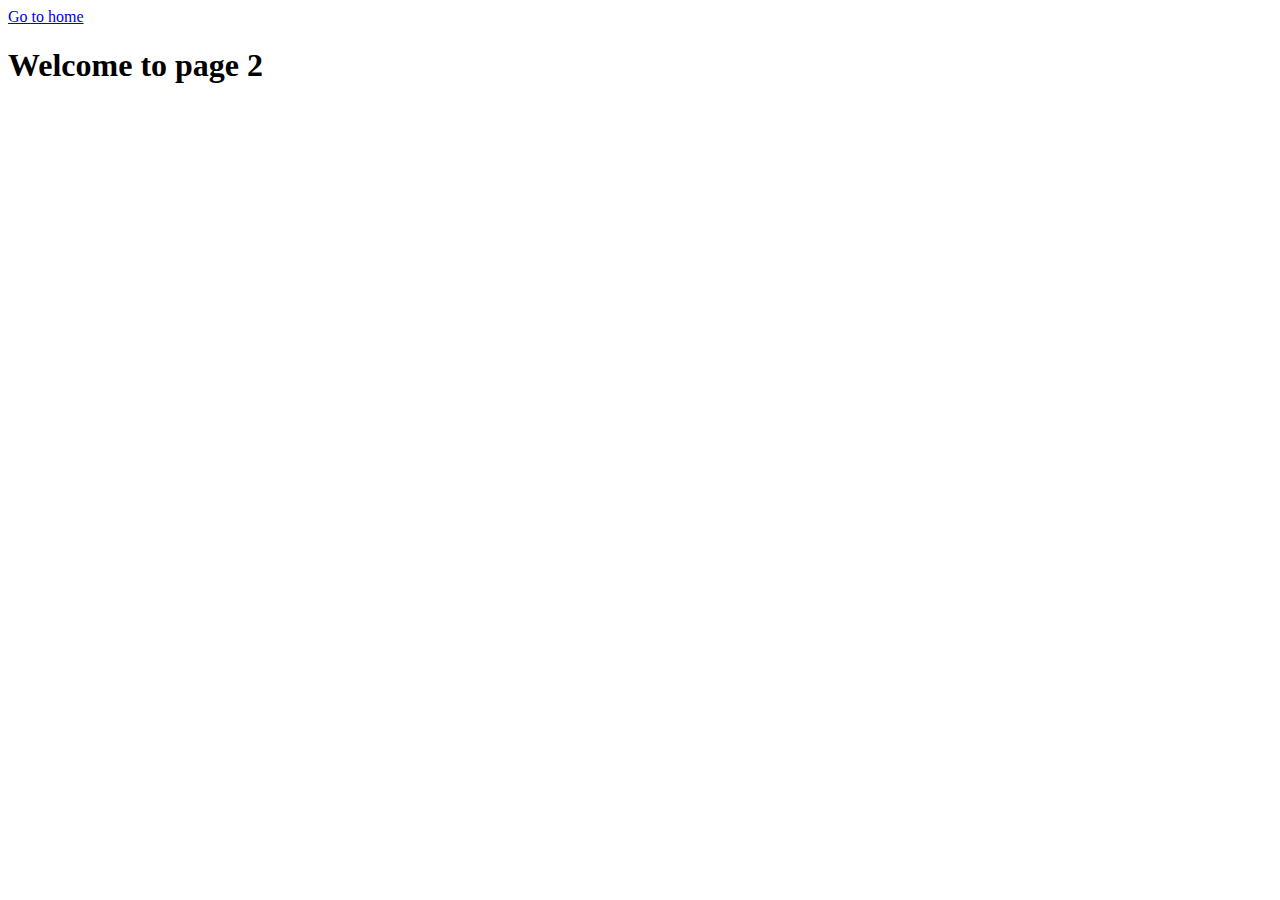
<file: page-2.html>
<!DOCTYPE html>
<html lang="en">
  <head>
    <meta charset="UTF-8" />
    <meta http-equiv="X-UA-Compatible" content="IE=edge" />
    <meta name="viewport" content="width=device-width, initial-scale=1.0" />
    <title>Page 2</title>
  </head>
  <body>
    <section>
      <a href="./index.html">Go to home</a>
      <h1>Welcome to page 2</h1>
    </section>
  </body>
</html>
</file>
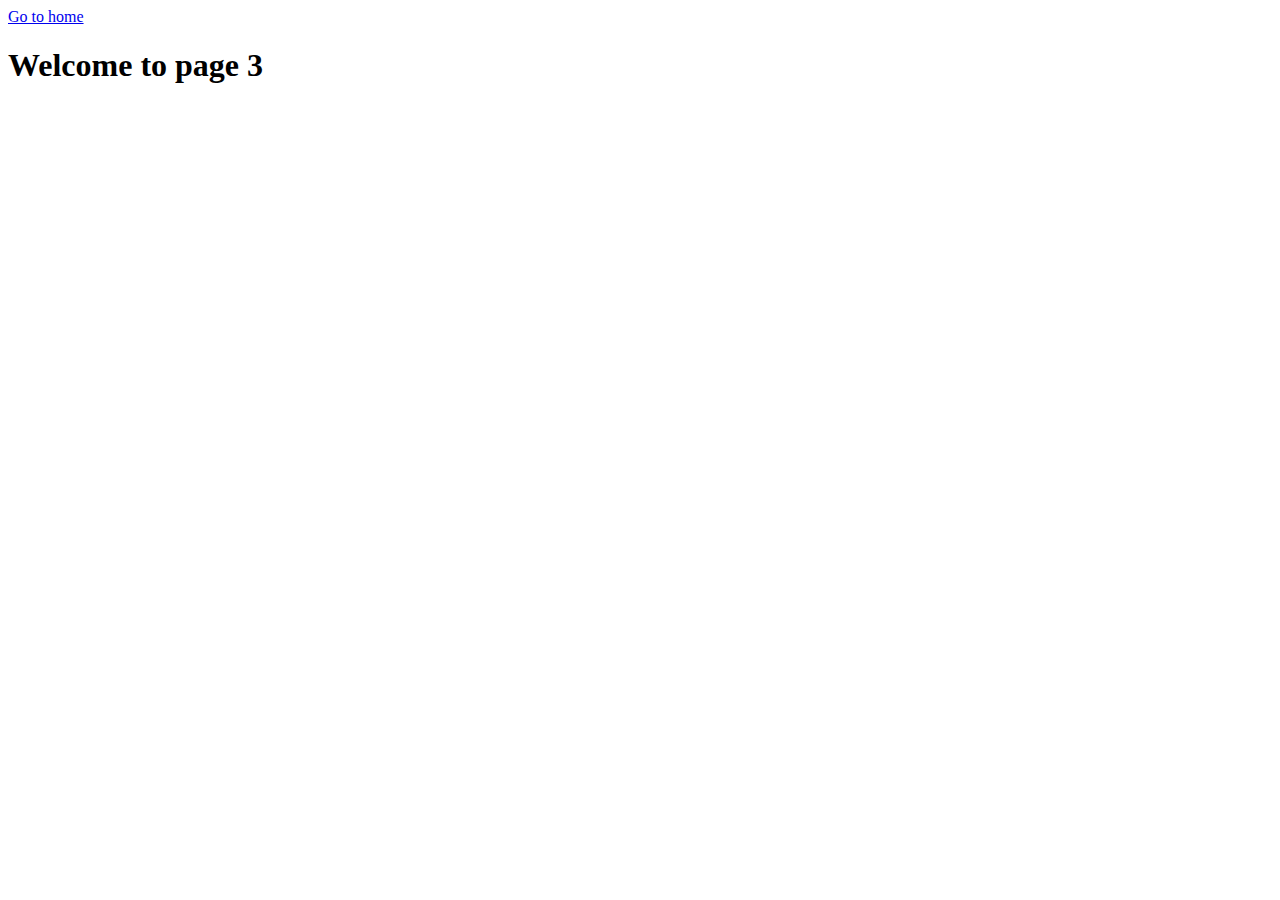
<file: page-3.html>
<!DOCTYPE html>
<html lang="en">
  <head>
    <meta charset="UTF-8" />
    <meta http-equiv="X-UA-Compatible" content="IE=edge" />
    <meta name="viewport" content="width=device-width, initial-scale=1.0" />
    <title>Page 3</title>
  </head>
  <body>
    <section>
      <a href="./index.html">Go to home</a>
      <h1>Welcome to page 3</h1>
    </section>
  </body>
</html>
</file>
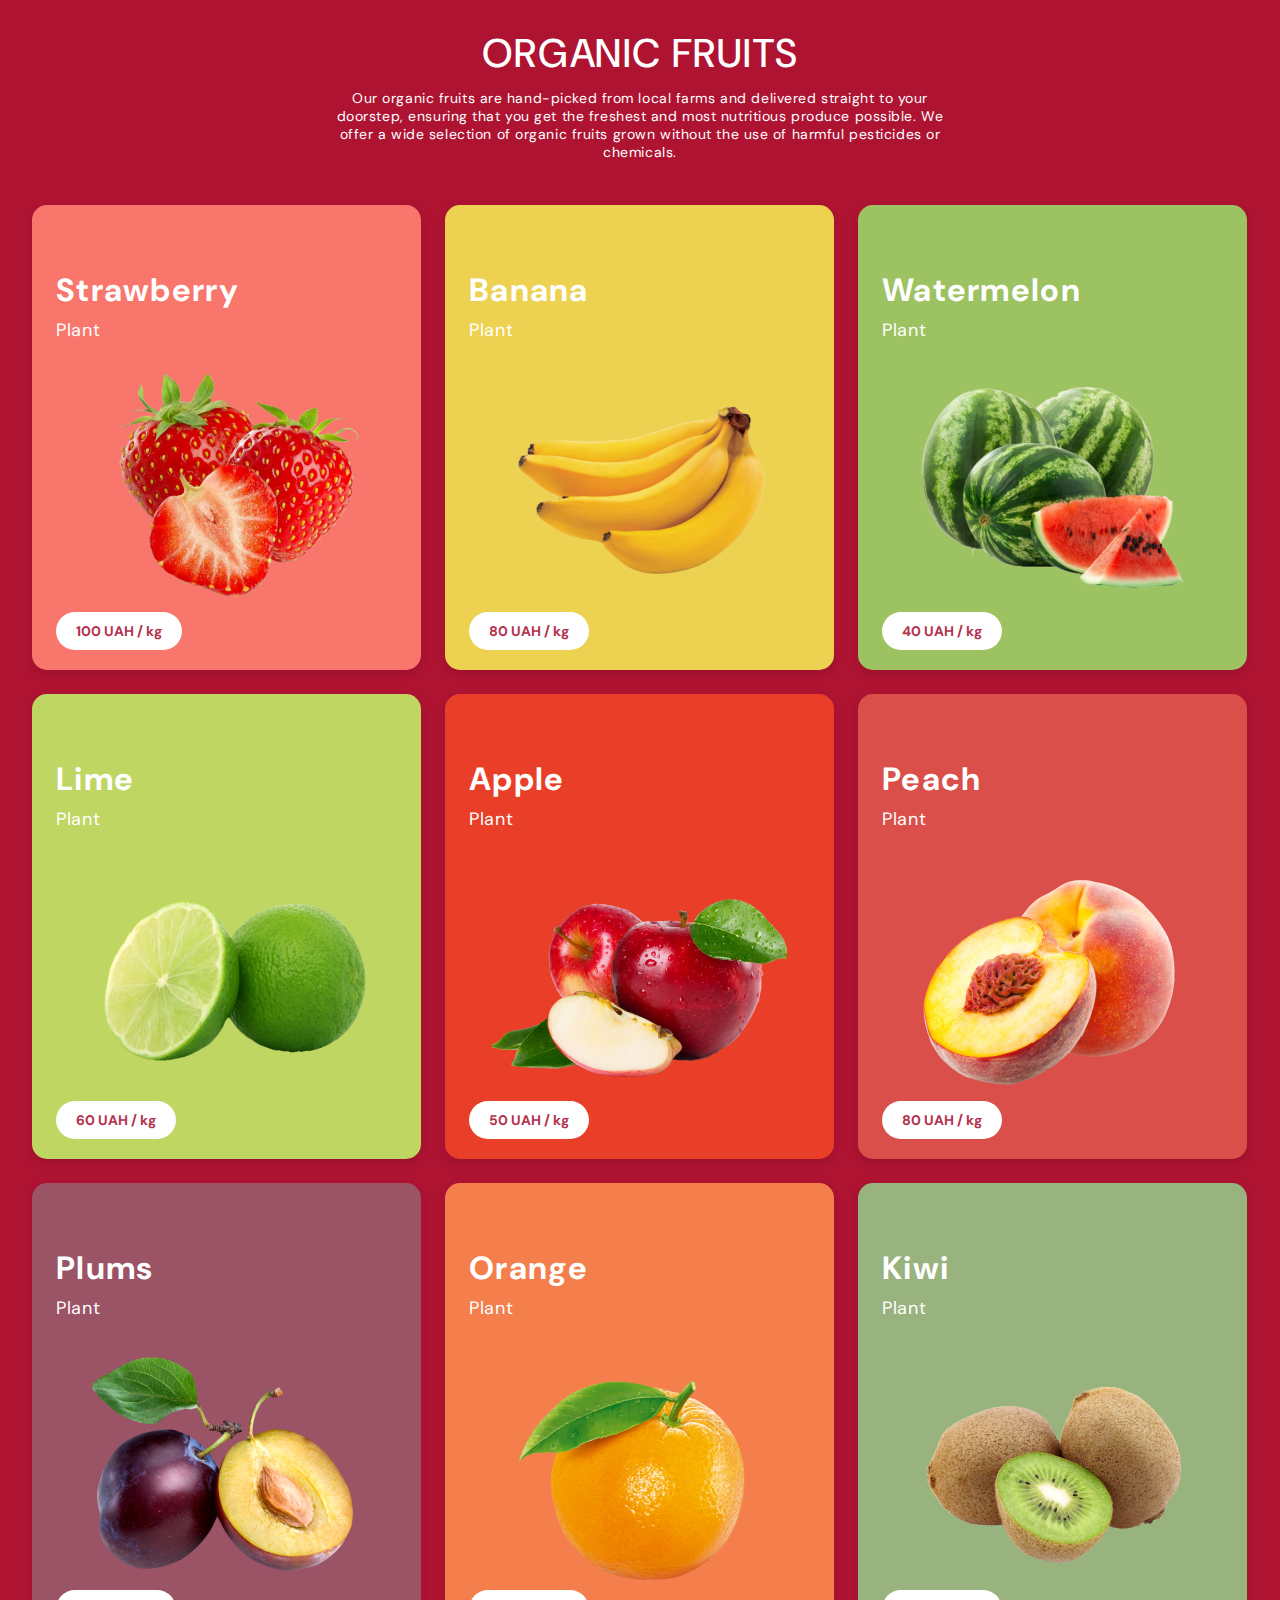
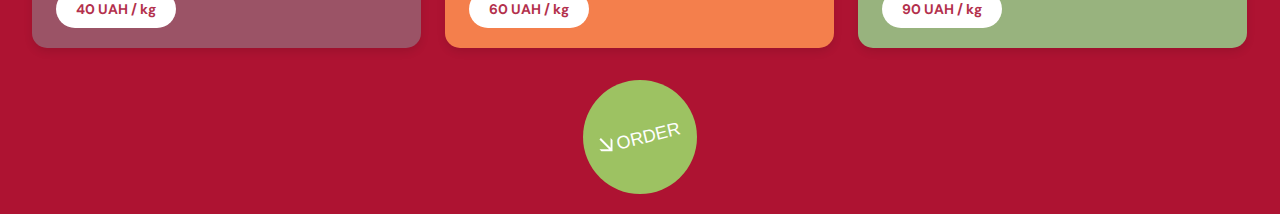
<file: src/partials/fruits.html>
<!DOCTYPE html>
<html lang="en">
  <head>
    <meta charset="UTF-8" />
    <meta name="viewport" content="width=device-width, initial-scale=1.0" />
    <title>Organic Fruits</title>
    <link rel="preconnect" href="https://fonts.googleapis.com" />
    <link rel="preconnect" href="https://fonts.gstatic.com" crossorigin />
    <link
      href="https://fonts.googleapis.com/css2?family=DM+Sans:ital,opsz,wght@0,9..40,100..1000;1,9..40,100..1000&display=swap"
      rel="stylesheet"
    />
    <link rel="stylesheet" href="../css/fruits.css" />
  </head>
  <body>
    <div class="container">
      <div class="box">
        <h1 class="fruits-header">ORGANIC FRUITS</h1>
        <p class="fruits-paragraph">
          Our organic fruits are hand-picked from local farms and delivered
          straight to your doorstep, ensuring that you get the freshest and most
          nutritious produce possible. We offer a wide selection of organic
          fruits grown without the use of harmful pesticides or chemicals.
        </p>
      </div>
      <ul class="grid">
        <li class="card strawberry">
          <h2>Strawberry</h2>
          <p>Plant</p>
          <img
            src="../img/strawberry.png"
            alt="Strawberry"
            width="295"
            height="251"
          />
          <div class="price">100 UAH / kg</div>
        </li>
        <li class="card banana">
          <h2>Banana</h2>
          <p>Plant</p>
          <img src="../img/banana.png" alt="Banana" />
          <div class="price">80 UAH / kg</div>
        </li>
        <li class="card watermelon">
          <h2>Watermelon</h2>
          <p>Plant</p>
          <img src="../img/watermelon.png" alt="Watermelon" />
          <div class="price">40 UAH / kg</div>
        </li>
        <li class="card lime">
          <h2>Lime</h2>
          <p>Plant</p>
          <img src="../img/lime.png" alt="Lime" />
          <div class="price">60 UAH / kg</div>
        </li>
        <li class="card apple">
          <h2>Apple</h2>
          <p>Plant</p>
          <img src="../img/apple.png" alt="Apple" />
          <div class="price">50 UAH / kg</div>
        </li>
        <li class="card peach">
          <h2>Peach</h2>
          <p>Plant</p>
          <img src="../img/peach.png" alt="Peach" />
          <div class="price">80 UAH / kg</div>
        </li>
        <li class="card plums">
          <h2>Plums</h2>
          <p>Plant</p>
          <img src="../img/plums.png" alt="Plums" />
          <div class="price">40 UAH / kg</div>
        </li>
        <li class="card orange">
          <h2>Orange</h2>
          <p>Plant</p>
          <img src="../img/orange.png" alt="Orange" />
          <div class="price">60 UAH / kg</div>
        </li>
        <li class="card kiwi">
          <h2>Kiwi</h2>
          <p>Plant</p>
          <img src="../img/kiwi.png" alt="Kiwi" />
          <div class="price">90 UAH / kg</div>
        </li>
      </ul>
      <button class="order-btn">
        <svg class="arrow" width="14" height="14">
          <use href="../img/icons.svg#icon-order-arrow"></use>
        </svg>
        <span class="order-rotate">ORDER</span>
      </button>
    </div>
  </body>
</html>
</file>
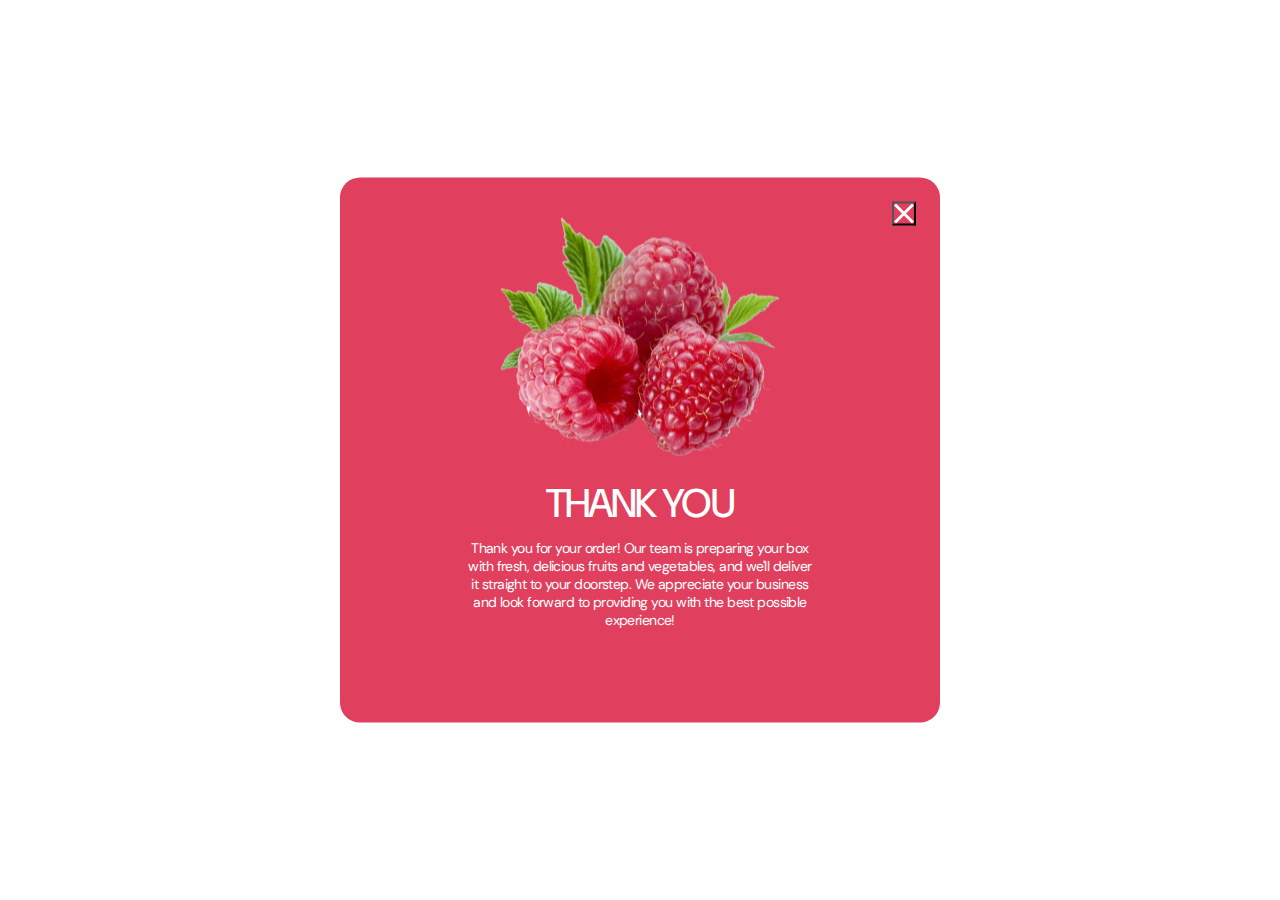
<file: src/partials/thankYouModal.html>
<!DOCTYPE html>
<html lang="en">
  <head>
    <meta charset="UTF-8" />
    <meta name="viewport" content="width=device-width, initial-scale=1.0" />
    <link rel="preconnect" href="https://fonts.googleapis.com" />
    <link rel="preconnect" href="https://fonts.gstatic.com" crossorigin />
    <link
      href="https://fonts.googleapis.com/css2?family=DM+Sans:ital,opsz,wght@0,9..40,100..1000;1,9..40,100..1000&display=swap"
      rel="stylesheet"
    />
    <title>Fresh Harvest Box</title>
    <link rel="stylesheet" href="../css/thankYouModal.css" />
    <link
      rel="stylesheet"
      href="https://cdn.jsdelivr.net/npm/modern-normalize@1.1.0/modern-normalize.min.css"
    />
  </head>
  <body>
    <div class="modal-TY-container is-hidden" data-modal>
      <div class="modal-box">
        <button type="button" class="close-button" data-modal-close>
          <svg class="close-button-icon">
            <use href="../img/icons.svg#icon-x"></use>
          </svg>
        </button>
        <div class="modal-img">
          <picture class="raspberry-photo">
            <source
              media="(max-width: 767px)"
              srcset="
                ../img/raspberry-mobile@1x.png 1x,
                ../img/raspberry-mobile@2x.png 2x
              "
            />
            <source
              media="(min-width: 768px)"
              srcset="../img/raspberry@1x.png 1x, ../img/raspberry@2x.png 2x"
              height="239"
              width="278"
            />

            <img
              src="../img/raspberry-mobile@1x.png"
              alt="Raspberries"
              height="176"
              width="207"
            />
          </picture>
        </div>
        <h2 class="modal-header">THANK YOU</h2>
        <p class="modal-paragraph">
          Thank you for your order! Our team is preparing your box with fresh,
          delicious fruits and vegetables, and we'll deliver it straight to your
          doorstep. We appreciate your business and look forward to providing
          you with the best possible experience!
        </p>
      </div>
    </div>
    <script src="/src/main.js"></script>
  </body>
</html>
</file>
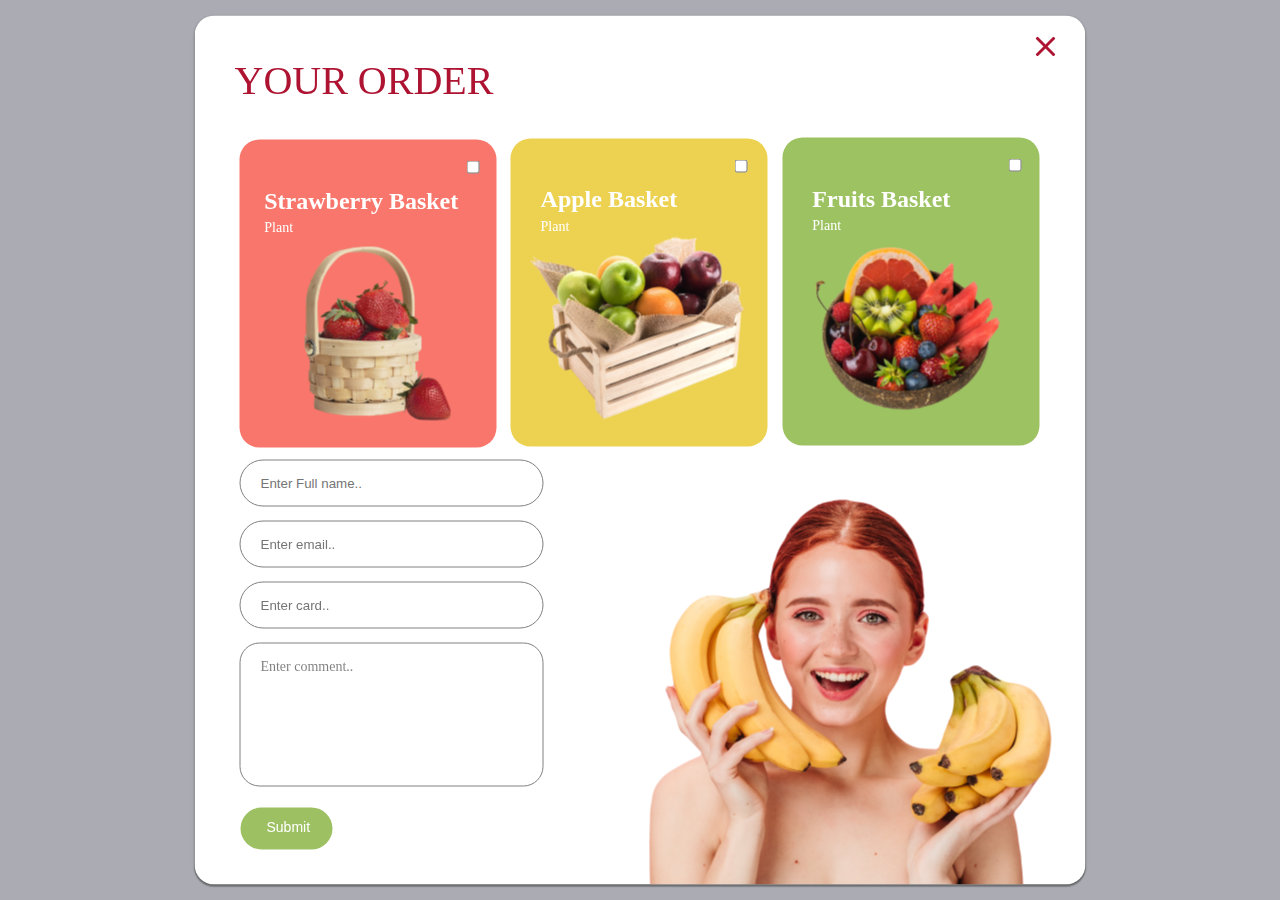
<file: src/partials/YourOrderModal.html>
<!DOCTYPE html>
<html lang="en">
<head>
    <meta charset="UTF-8">
    <meta name="viewport" content="width=device-width, initial-scale=1.0">
    <title>Your Order Modal</title>
    <link rel="stylesheet" href="../css/YourOrder.css">
    <link rel="preconnect" href="https://fonts.googleapis.com">
<link rel="preconnect" href="https://fonts.gstatic.com" crossorigin>
<link href="https://fonts.googleapis.com/css2?family=DM+Sans:ital,opsz,wght@0,9..40,100..1000;1,9..40,100..1000&display=swap" rel="stylesheet">
</head>
<body>
  <svg aria-hidden="true"  style="position: absolute; width: 0; height: 0; overflow: hidden;" version="1.1" xmlns="http://www.w3.org/2000/svg" xmlns:xlink="http://www.w3.org/1999/xlink">
    <defs>
    <symbol id="icon-x-sign" viewBox="0 0 32 32">
    <path d="M32 3.223l-3.223-3.223-12.777 12.777-12.777-12.777-3.223 3.223 12.777 12.777-12.777 12.777 3.223 3.223 12.777-12.777 12.777 12.777 3.223-3.223-12.777-12.777 12.777-12.777z"></path>
    </symbol>
    </defs>
    </svg>
<div id="Modal" class="modal" data-window-modal> 
<div id="modal" class="modal-btn-title">
<button type="button" id="close-btn" class="modal-close-btn" data-modal-closed><a class="close-button"><svg width="20" height="20"><use a href="../public/YourOrder.svg#icon-x-sign"></use></svg></a></button>
 <h2 class="your-order">YOUR ORDER</h2>
<div  class="modal-content">
    <label>
        <input class="modal-input" type="checkbox" name="fruits" value="strawberry">
        <h4 class="strawberry-title">Strawberry Basket</h4>
        <p class="p-modal">Plant</p>
        <img class="photo-strawberry" srcset="../img/koszyk-z-truskawkami.png 1x,
        ../img/koszyk-z-truskawkami@2.png 2x" src="../img/koszyk-z-truskawkami.png" alt="strawberries" width="88px" height="95px">
    </label></div>
    <div class="modal-content-dos">
    <label>
        <input class="modal-input-dos" type="checkbox" name="fruits" value="apples">
        <h4 class="apple-title">Apple Basket</h4>
        <p class="p-modal-dos">Plant</p>
        <img class="photo-apples" srcset="../img/skrzynka.png 1x,
        ../img/skrzynka@2.png 2x" src="../img/skrzynka.png" alt="apples" width="106px" height="95px">
    </label></div>
    <div class="modal-content-tres">
    <label>
        <input class="modal-input-tres" type="checkbox" name="fruits" value="fruits">
        <h4 class="fruits-title">Fruits Basket</h4>
        <p class="p-modal-tres">Plant</p>
        <img class="photo-fruits" srcset="../img/owoce.png 1x,
        ../img/owoce@2.png 2x" src="../img/owoce.png" alt="fruits" width="107px" height="95px">
    </label></div>
<div class="modal-form-uno">
  <form>
    <label class="label-modal">
        <input class="name" type="text" id="name" name="name" placeholder="Enter Full name.." required pattern="[A-Za-z\s]+" title="Name should only contain letters and spaces."/>
        <input class="email" type="text" id="email" name="email" placeholder="Enter email.."  required title="Please enter a valid email address."/>
        <input class="card" type="text" id="card" name="card" placeholder="Enter card.." required pattern="\d{10}" title="Card should contain only numbers."/>
        <label class="comment-text">Enter comment..</label>
        <input class="comment" type="text" id="comment" name="comment"/>
      </label>
<div class="btn-submit">
    <button class="btnsubmit"><a class="submit-modal" href="#">Submit</a></button>
   
</div>
<script src="../public/yourorder.js"></script>
</form>
</div>
</div>
</div>
</body>
</html>
</file>
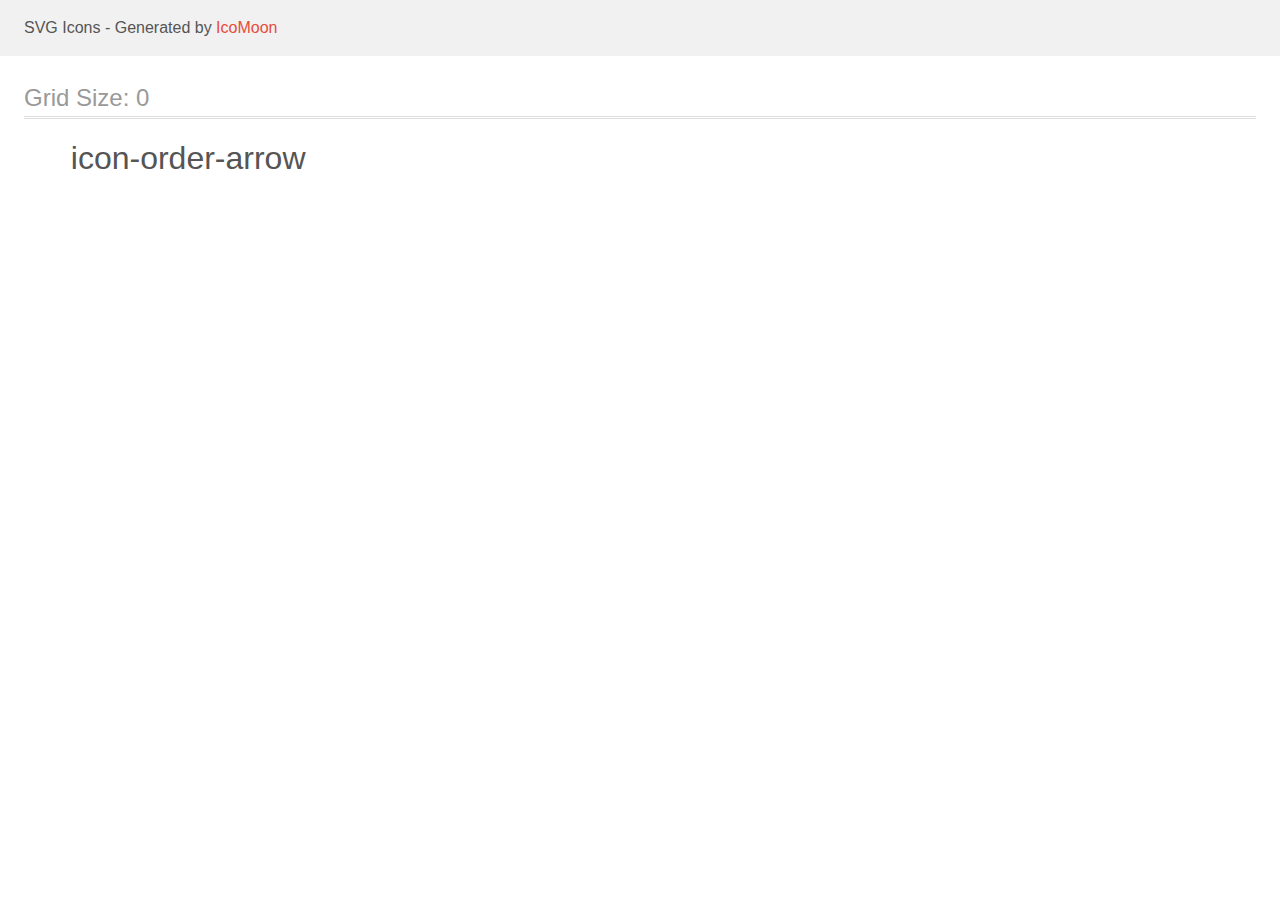
<file: src/img/icons/demo.html>
<!doctype html>
<html>
<head>
    <title>IcoMoon - SVG Icons</title>
    <meta charset="utf-8">
    <meta name="viewport" content="width=device-width, initial-scale=1">
    <link rel="stylesheet" href="demo-files/demo.css">
    <link rel="stylesheet" href="style.css">
</head>
<body>
<svg aria-hidden="true" style="position: absolute; width: 0; height: 0; overflow: hidden;" version="1.1" xmlns="http://www.w3.org/2000/svg" xmlns:xlink="http://www.w3.org/1999/xlink">
<defs>
<symbol id="icon-order-arrow" viewBox="0 0 30 32">
<path fill="#fff" style="fill: var(--color1, #fff)" d="M29.867 4.588l-4.425-4.425v22.123l-22.123-22.123-3.319 3.319 22.124 22.123h-22.124l4.425 4.425h25.442v-25.442z"></path>
</symbol>
</defs>
</svg>

<header class="bgc1 clearfix">
<div class="mhl">
    <p>SVG Icons - Generated by <a href="https://icomoon.io/app">IcoMoon</a></p>
</div>
</header>
    <div class="clearfix mhl ptl">
        <h1 class="mvm mtn fgc1">Grid Size: 0</h1>
        <div class="glyph fs1">
            <div class="clearfix pbs">
                <svg class="icon icon-order-arrow"><use xlink:href="#icon-order-arrow"></use></svg><span class="name"> icon-order-arrow</span>
            </div>
        </div>
  </div>
<script defer src="svgxuse.js"></script>
</body>
</html>
</file>
<file: src/css/fruits.css>
ul {
    list-style-type: none;
    padding: 0;
    margin: 0;
}

body {
    font-family: "DM Sans", sans-serif;
    background-color: #ffffff;
    margin: 0;
    padding: 0;
}

.fruits-header {
    color: #ffffff;
    font-size: 40px;
    font-weight: 500;
    letter-spacing: 0.04em;
}

.box {
    display: flex;
    flex-direction: column;
    align-items: center;
    width: 100%;
    padding-bottom: 44px;
}

.fruits-paragraph {
    color: #ffffff;
    font-size: 14px;
    font-weight: 400;
    letter-spacing: 0.04em;
    max-width: 624px;
    text-align: center;
    margin: 0 auto;
}

.container {
    text-align: center;
    background-color: #AE1332;
    color: white;
    padding-bottom: 20px;
    box-sizing: border-box;
    max-width: 1280px;
}

h1 {
    margin-bottom: 10px;
    font-size: 36px;
    font-weight: bold;
}

p {
    margin: 0 20px 30px 20px;
}

.grid {
    display: flex;
    flex-wrap: wrap;
    gap: 24px;
    padding: 0 32px;
    box-sizing: border-box;
}

.card {
    background-color: #ffffff;
    border-radius: 15px;
    box-shadow: 0 4px 8px rgba(0, 0, 0, 0.1);
    transition: transform 0.2s;
    flex: 1 1 calc(33.333% - 24px);
    height: 465px;
    max-width: 389px;
    box-sizing: border-box;
    position: relative;
}

.card:hover {
    transform: translateY(-5px);
}

.card h2,
.card p {
    color: #ffffff;
    font-family: "DM Sans", sans-serif;
    font-style: normal;
    padding-left: 24px;
    text-align: left;
}

.card h2 {
    font-size: 32px;
    font-weight: 700;
    letter-spacing: 0.04em;
    padding-top: 64px;
    margin: 0;
}

.card p {
    font-size: 18px;
    font-weight: 400;
    letter-spacing: 0.04em;
    padding-top: 7px;
    margin: 0;
}

.card img {
    width: 295px;
    height: 251px;
    margin: 24px auto;
    display: block;
}

.price {
    font-weight: bold;
    background-color: #ffffff;
    color: #b3304c;
    padding: 10px 20px;
    border-radius: 25px;
    display: inline-block;
    font-size: 14px;
    position: absolute;
    bottom: 20px;
    left: 24px;
}

.strawberry {
    background-color: #f8766b;
}

.banana {
    background-color: #edd251;
}

.watermelon {
    background-color: #9dc262;
}

.lime {
    background-color: #bfd663;
}

.apple {
    background-color: #e93f29;
}

.peach {
    background-color: #db4f4b;
}

.plums {
    background-color: #9b5366;
}

.orange {
    background-color: #f47f4c;
}

.kiwi {
    background-color: #98b37e;
}

.order-btn {
    background-color: #9dc262;
    border-radius: 100%;
    height: 114px;
    width: 114px;
    border: none;
    margin-top: 32px;
    color: #ffffff;
    transition: background-color 250ms cubic-bezier(0.4, 0, 0.2, 1);
    transition: color 250ms cubic-bezier(0.4, 0, 0.2, 1);
}

.order-rotate {
    display: inline-block;
    transform: rotate(-14deg);
    font-weight: 400;
    font-size: 18px;
}

.arrow {
    fill: #ffffff;
    transition: fill 250ms cubic-bezier(0.4, 0, 0.2, 1);
    position: relative;
    top: 10px;
}

.order-btn:hover {
    background-color: #fff;
    color: #9dc262;
}

.order-btn:hover .arrow {
    fill: #9dc262;
}

/* Media queries */

@media (min-width:768px) and (max-width:1024px) {
    .container{
        max-width: 1024px;
    }
    .card {
        flex: 1 1 calc(50% - 24px);
        max-width: 344px;
    }

    .card:nth-last-child(1) {
        display: none;
    }
}

@media (min-width: 375px) and (max-width: 768px) {
    .card {
        flex: 1 1 100%;
        max-width: 335px;
    }

    .card:nth-last-child(1),
    .card:nth-last-child(2),
    .card:nth-last-child(3) {
        display: none;
    }
}
</file>
<file: src/css/thankYouModal.css>
*,
*::before,
*::after {
  box-sizing: border-box;
  margin: 0;
  padding: 0;
}

.modal-TY-container {
  position: fixed;
  top: 0;
  left: 0;
  width: 100%;
  height: 100%;
}

.modal-box {
  position: absolute;
  top: 50%;
  left: 50%;
  transform: translate(-50%, -50%) scale(1);
  border-radius: 20px;
  width: 335px;
  height: 426px;
  background: #e03f5e;
  font-family: 'DM Sans', sans-serif;
}

.modal-img {
  padding-top: 40px;
  display: flex;
  justify-content: center;
  padding-bottom: 20px;
}

.modal-header {
  font-weight: 500;
  font-size: 28px;
  line-height: 1;
  letter-spacing: -0.04em;
  text-transform: uppercase;
  color: #fff;
  text-shadow: 0 4px 70px 0 rgba(0, 0, 0, 0.1);
  text-align: center;
  margin: 0 0 14px 0;
}

.modal-paragraph {
  font-weight: 400;
  font-size: 14px;
  line-height: 1.28571;
  letter-spacing: -0.04em;
  text-align: center;
  color: #fff;
  text-shadow: 0 4px 70px 0 rgba(0, 0, 0, 0.1);
  padding-left: 20px;
  padding-right: 20px;
  width: 295px;
  margin: 0 auto;
}

.close-button {
  position: absolute;
  top: 24px;
  right: 24px;
  width: 24px;
  height: 24px;
  flex-shrink: 0;
  display: flex;
  align-items: center;
  justify-content: center;
  padding: 0;
  cursor: pointer;
  background: none;
}

.close-button-icon {
  fill: #ffffff;
}

@media screen and (min-width: 768px) {
  .modal-box {
    width: 600px;
    height: 545px;
  }

  .modal-header {
    font-size: 40px;
    line-height: 1.1;
  }

  .modal-paragraph {
    width: 391px;
    margin: 0 auto;
  }
}
</file>
<file: src/css/YourOrder.css>
// <uniquifier>: Use a unique and descriptive class name
// <weight>: Use a value from 100 to 1000

.dm-sans-<uniquifier> {
  font-family: "DM Sans", sans-serif;
  font-optical-sizing: auto;
  font-weight: <weight>;
  font-style: normal;
}

@media screen and (min-width:375px)
{
.modal-content{
    position: relative;
  }
  .container {
    width: 100%;
    max-width: 767px;
    margin: 0 auto;
    padding: 0 15px;
}
.modal{
   position: fixed;
   top: 0;
   left: 0; 
   width: 100%;
   height: 100%;
   background-color: rgba(46, 47, 66, 0.4);
   transition: opacity 250ms cubic-bezier(0.4, 0, 0.2, 1), visibility 250ms cubic-bezier(0.4, 0, 0.2, 1); 
}
.modal-btn-title{
   position: absolute;
   top: 50%; 
   left: 50%; 
   transform: translate(-50%, -50%); 
   width: 335px; 
   max-height: 907px;
   box-shadow:0px 1px 1px rgba(0, 0, 0, 0.14), 0px 1px 3px rgba(0, 0, 0, 0.12), 0px 2px 1px rgba(0, 0, 0, 0.2);; 
   background: #FFFF; 
   border-radius: 20px; 
   transition: transform 250ms cubic-bezier(0.4, 0, 0.2, 1);
   padding-top: 69px;
   padding-bottom: 30px;
}
.modal-close-btn{
   position: absolute; 
    top: 28px; 
    right: 24px; 
    background-color: #FFFF;
    border: none;
    cursor: pointer;
    color:#AE1332
}
  .your-order{
   position: absolute; 
   top: 2px; 
   bottom: 30px;
   left:17px;
    color:#AE1332;
    font-family: "DM Sans" sans-serif;
    font-size: 28px;
    font-weight: 500;
    line-height: 28px;
    letter-spacing: -4%;
    
  }
  .comment-text{
   position: absolute;
   top:77%;
   left:9%;
   font-size: 14px;
   font-family: "DM Sans" sans-serif;
   font-weight: 400;
   color: #000000;
   opacity: 50%;
  }
  .modal-content{
display: flex;
background-color: #F8766B;
width: 295px;
height:119px;
border-radius: 20px;
margin-top: 2%;
margin-left: 5%;
gap:12px;
  }
  .modal-input{
    position: relative;
    left:180%;
   top:9%
  }
  .strawberry-title{
    font-family: "DM Sans" sans-serif;
    position: relative;
    bottom: 20%;
    left:13%;
    font-size: 18px;
    line-height: 24px;
    font-weight: 700;
    letter-spacing: -4%;
    color:#FFFF;
  }
  .p-modal{
    font-family: "DM Sans" sans-serif;
    position: relative;
    bottom:40%;
    left:13%;
    color: #FFFF;
  }
 .photo-strawberry{
    position: relative;
    left:122%;
    bottom:96%;
 }
 .modal-content-dos{
    display: flex;
    background-color:#EDD251;
    margin-top: 12px;
    width: 295px;
    height:119px;
    border-radius: 20px;
    margin-left: 5%;
    gap:12px
 }
 .modal-input-dos{
    position: relative;
    left:244%;
   top:9%
 }
 .apple-title{
    font-family: "DM Sans" sans-serif;
    position: relative;
    bottom: 20%;
    left:13%;
    font-size: 18px;
    line-height: 24px;
    font-weight: 700;
    letter-spacing: -4%;
    color:#FFFF;
 }
 .p-modal-dos{
    font-family: "DM Sans" sans-serif;
    position: relative;
    bottom:39%;
    left:13%;
    color: #FFFF;
 }
.photo-apples{
    position: relative;
    left:150%;
    bottom:96%;
}
 .modal-content-tres{
    display: flex;
    background-color:#9DC262;
    margin-top: 12px;
    width: 295px;
    height:119px;
    border-radius: 20px;
    margin-left: 5%;
    gap:12px
 }
 .modal-input-tres{
    position: relative;
    left:244%;
   top:9%
 }
 .fruits-title{
    font-family: "DM Sans" sans-serif;
    position: relative;
    bottom: 20%;
    left:13%;
    font-size: 18px;
    line-height: 24px;
    font-weight: 700;
    letter-spacing: -4%;
    color:#FFFF;
 }
 .p-modal-tres{
    font-family: "DM Sans" sans-serif;
    position: relative;
    bottom:39%;
    left:13%;
    color: #FFFF;
 }
 .photo-fruits{
    position: relative;
    left:150%;
    bottom:96%;
 }
 .label-modal{
    display: flex;
    flex-direction: column;
    margin-top: 30px;
    margin-left: 12px;
    gap:14px;
 }
 .name{
    width: 277px;
    height: 43px;
border-radius: 100px;
border: 1px solid grey;
margin-right: 50px;
padding-left: 20px;
 }
 .email{
   width: 277px;
    height: 43px;
border-radius: 100px;
border: 1px solid grey;
padding-left: 20px;
 }
 .card{
   width: 277px;
    height: 43px;
border-radius: 100px;
border: 1px solid grey;
padding-left: 20px;
 }
 .comment{
   width: 277px;
    height: 43px;
border-radius: 20px;
height: calc(1.5em * 7);
border: 1px solid grey;
padding-left: 20px;
 }
 .btnsubmit{
    display: flex;
    margin-left:13px;
    margin-top: 10px;
    width:92px;
    height:42px;
    border-radius: 100px;
    gap:15px;
background-color: #9DC162;
border: none;
 }
 .submit-modal{
    font-family: "DM Sans" sans-serif;
    display: flex;
    justify-content: center;
    align-items: center;
    margin-left: 20px;
    margin-bottom: 5%;
    text-decoration: none;
    color: #FFFF;
    font-size: 14px;
    line-height: 18px;
    font-weight: 400;
    letter-spacing: -4%;
 }
.women-with-banana{
   display:none;
}
}
@media  screen and (min-width:768px) {
   .container {
      max-width: 1279px;
  }
  .modal-btn-title{
   width: 704px; 
   max-height: 1000px;
   background-image: url(../img/kobieta-banany.png);
   background-repeat: no-repeat;
   background-position:175% 100%;
}
.modal-close-btn{
   top:20px
}
.your-order{
   top:35px;
   left: 40px;
}
.modal-content{
   margin-top: 7%;
   width: 200px;
   height:250px;
}
.strawberry-title{
   left:13%;
   top:-1%;
   font-size:18px
}
.p-modal{
   top:-9%;
}
.modal-input{
   left:115%;
   top:6%;
}
.photo-strawberry{
   top:-13%;
   left:20%;
   width: 133px;
   height: 148px;
}
.modal-content-dos{
 margin-left: 35%;
 margin-top: -35.3%;
   width: 200px;
   height:250px;
}
.comment-text{
   top:73%;
   left:7.4%
}
.apple-title{
   left:13%;
   top:-1%;
   font-size:18px
}
.p-modal-dos{
   top:-9%;
}
.modal-input-dos{
   left:96%;
   top:6%;
}
.photo-apples{
   top:-17%;
   left:7%;
   width: 172px;
   height: 148px; 
}
.modal-content-tres{
   margin-left: 65%;
   margin-top: -35.3%;
   width: 200px;
   height:250px;
}
.modal-input-tres{
   left:97%;
   top:6%;
}
.photo-fruits{
   top:-15%;
   left:7%;
   width: 172px;
   height: 148px; 
}
.p-modal-tres{
   top:-9%;
}
.fruits-title{
   left:13%;
   top:-1%;
   font-size:18px
}
.label-modal{
margin-left: 35px;
margin-top:2%;
width: 230px;

}
.name{
   width: 280px;
}
.name:placeholder-shown{
   padding-left: 20px;
}
.card{
   width: 280px;
}
.card:placeholder-shown{
   padding-left: 20px;
}
.email{
   width:280px;
}
.email:placeholder-shown{
   padding-left: 20px;
}
.comment{
   width:280px;
}
.comment:placeholder-shown{
   padding-left: 20px;
   
}
.btnsubmit{
   margin-top: 20px;
   margin-left: 33px;
}
}
@media  screen and (min-width: 1280px){
.modal-btn-title{
   width:891px;
   height:740px;
padding-bottom: 60px;
background-position:100% 100%;
}
.container{
   min-width: 1280px; 
}
.modal-content{
   width: 257px;
   height: 308px;
   top:-1%;
}
.comment-text{
   top:74%
}
.your-order{
   font-size: 40px;
   top:2%
}
.close-button{
 color:#AE1332;
}
.strawberry-title{
   font-size: 24px;
}
.p-modal{
   font-size: 14px;
}
.photo-strawberry{
   width: 173px;
   height: 196px;
}
 .modal-content-dos{
   position: relative;
   width: 257px;
   height: 308px;
   top:-0.3%;
   left:0.5%
 } 
 .apple-title{
   font-size: 24px;
 } 
 .p-modal-dos{
   font-size: 14px;
 }
 .photo-apples{
   width: 229px;
   height: 196px;
 }
 .modal-content-tres{
   position: relative;
   width: 257px;
   height: 308px;
   top: 0.5%;
   left:1%;
 }
 .fruits-title{
   font-size: 24px;
 }
 .p-modal-tres{
   font-size: 14px;
 }
 .photo-fruits{
   width: 229px;
   height: 196px;
 }
 .label-modal{
   margin-left:45px ;
  width:420px;
 }
 .name:placeholder-shown{
   padding-left: 20px;
 }
 .card:placeholder-shown{
   padding-left: 20px;
 }
 .email:placeholder-shown{
   padding-left: 20px;
 }
 .comment:placeholder-shown{
   padding-left: 20px;
 }
 .btnsubmit{
   margin-left: 46px;
   margin-top: 21px;
  
  
 }
}
</file>
<file: src/img/icons/demo-files/demo.css>
body {
  padding: 0;
  margin: 0;
  font-family: sans-serif;
  font-size: 1em;
  line-height: 1.5;
  color: #555;
  background: #fff;
}
h1 {
  font-size: 1.5em;
  font-weight: normal;
  box-shadow: 0 1px #ddd, 0 2px #fff, 0 3px #ddd;
}
small {
  font-size: .66666667em;
}
a {
  color: #e74c3c;
  text-decoration: none;
}
a:hover, a:focus {
  box-shadow: 0 1px #e74c3c;
}
.bshadow0, input {
  box-shadow: inset 0 -2px #e7e7e7;
}
input:hover {
  box-shadow: inset 0 -2px #ccc;
}
input, fieldset {
  font-size: 1em;
  margin: 0;
  padding: 0;
  border: 0;
}
input {
  color: inherit;
  line-height: 1.5;
  height: 1.5em;
  padding: .25em 0;
}
input:focus {
  outline: none;
  box-shadow: inset 0 -2px #449fdb;
}
.glyph {
  font-size: 16px;
  margin-right: 1.5em;
  float: left;
  width: 17em;
}
svg {
  color: #000;
}
.liga {
  width: 80%;
  width: calc(100% - 2.5em);
}
.talign-right {
  text-align: right;
}
.talign-center {
  text-align: center;
}
.bgc1 {
  background: #f1f1f1;
}
.fgc0 {
  color: #000;
}
.fgc1 {
  color: #999;
}
p {
  margin-top: 1em;
  margin-bottom: 1em;
}
.mvm {
  margin-top: .75em;
  margin-bottom: .75em;
}
.mtn {
  margin-top: 0;
}
.mtl, .mal {
  margin-top: 1.5em;
}
.mbl, .mal {
  margin-bottom: 1.5em;
}
.mal, .mhl {
  margin-left: 1.5em;
  margin-right: 1.5em;
}
.mhmm {
  margin-left: 1em;
  margin-right: 1em;
}
.ptl {
  padding-top: 1.5em;
}
.pbs, .pvs {
  padding-bottom: .25em;
}
.pvs, .pts {
  padding-top: .25em;
}
.unit {
  float: left;
}
.unitRight {
  float: right;
}
.size1of2 {
  width: 50%;
}
.size1of1 {
  width: 100%;
}
.clearfix:before, .clearfix:after {
  content: " ";
  display: table;
}
.clearfix:after {
  clear: both;
}
.hidden-true {
  display: none;
}
.textbox0 {
  width: 3em;
  background: #f1f1f1;
  padding: .25em .5em;
  line-height: 1.5;
  height: 1.5em;
}
.fs0 {
  font-size: 16px;
}
.fs1 {
  font-size: 32px;
}
.name {
  margin-left: .25em;
}
</file>
<file: src/img/icons/style.css>
.icon {
  display: inline-block;
  width: 1em;
  height: 1em;
  stroke-width: 0;
  stroke: currentColor;
  fill: currentColor;
}

/* ==========================================
Single-colored icons can be modified like so:
.icon-name {
  font-size: 32px;
  color: red;
}
========================================== */

.icon-order-arrow {
  width: 0.93359375em;
}
</file>
